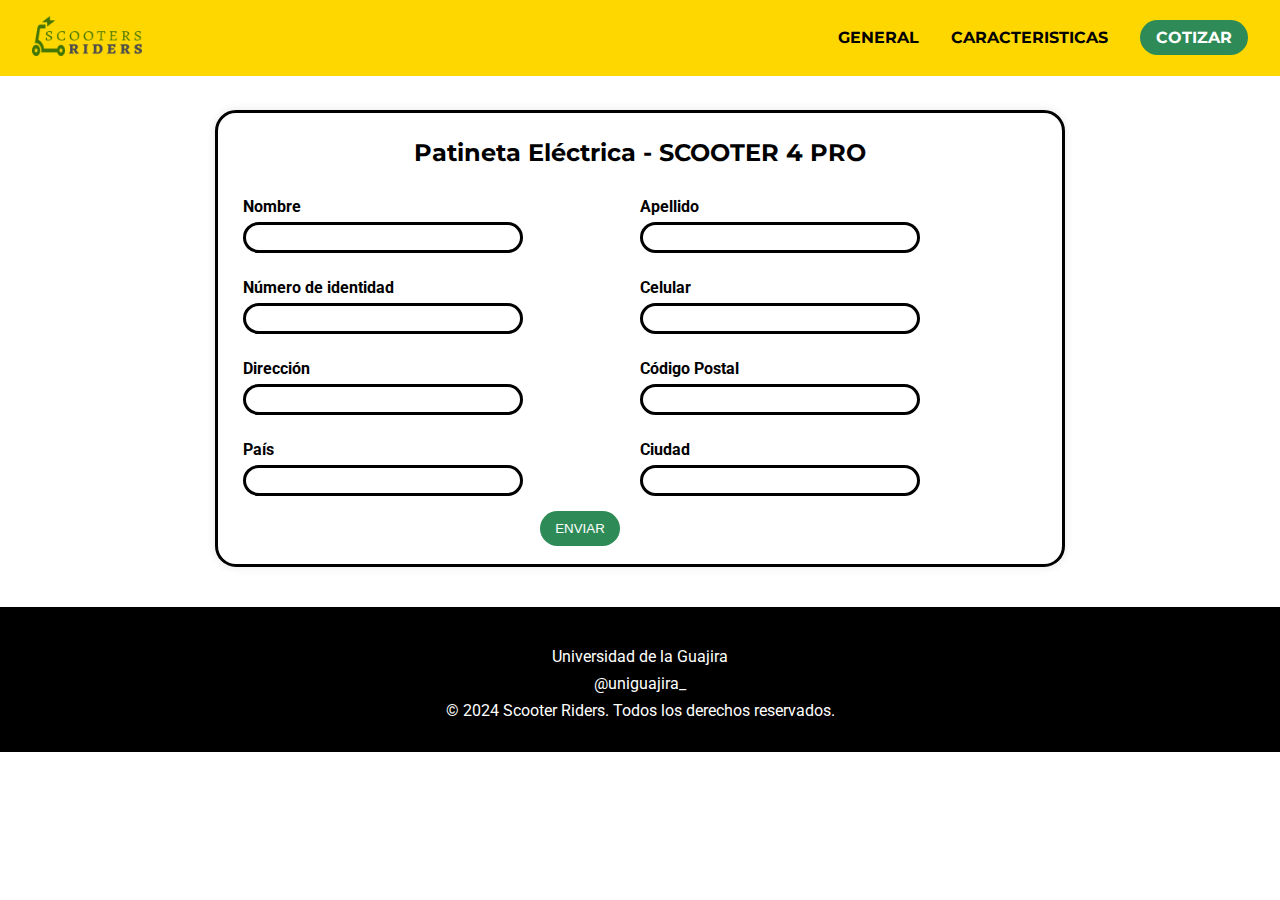
<file: index.html>
<!DOCTYPE html>
<html lang="es">
<head>
    <link rel="preconnect" href="https://fonts.googleapis.com">
    <link rel="preconnect" href="https://fonts.gstatic.com" crossorigin>
    <link href="https://fonts.googleapis.com/css2?family=Montserrat:ital,wght@0,100..900;1,100..900&family=Oswald:wght@200..700&family=Roboto:ital,wght@0,100;0,300;0,400;0,500;0,700;0,900;1,100;1,300;1,400;1,500;1,700;1,900&display=swap" rel="stylesheet">
    <meta charset="UTF-8">
    <meta name="viewport" content="width=device-width, initial-scale=1.0">
    <title>ELECTRIC SCOOTER 4 PRO</title>
    <link rel="stylesheet" href="styles.css">
    <link rel="shortcut icon" href="Fotos patineta/logo.png">
</head>
<body>
    <!-- Aquí puedes incluir tu header y otras secciones -->
    <header>
        <div class="logo">
            <img src="Fotos patineta/logo.png" alt="Scooters Riders Logo">
        </div>
        <nav>
            <ul>
                <li><a href="Home.html">GENERAL</a></li>
                <li><a href="Especifico.html">CARACTERISTICAS</a></li>
                <li><a href="index.html"  class="btn-cotizar">COTIZAR</a></li>
            </ul>
        </nav>
    </header>

    <!-- Sección de Registro de Pago -->
    <div id="registro-pago" class="ventana">
        <h2>Patineta Eléctrica - SCOOTER 4 PRO</h2>
    <div>
        <form id="formulario-pago">
            <p>
            <label for="nombre">Nombre</label>
            <input type="text" id="nombre" name="nombre" required>
            </p>

            <p>
            <label for="apellido">Apellido</label>
            <input type="text" id="apellido" name="apellido" required>
            </p>

            <p>
            <label for="identidad">Número de identidad</label>
            <input type="text" id="identidad" name="identidad" required>
            </p>

            <p>
            <label for="celular">Celular</label>
            <input type="text" id="celular" name="celular" required>
            </p>

            <p>
            <label for="direccion">Dirección</label>
            <input type="text" id="direccion" name="direccion" required>
            </p>

            <p>
            <label for="postal">Código Postal</label>
            <input type="text" id="postal" name="postal" required>
            </p>

            <p>
            <label for="pais">País</label>
            <input type="text" id="pais" name="pais" required>
            </p>

            <p>
            <label for="ciudad">Ciudad</label>
            <input type="text" id="ciudad" name="ciudad" required>
            </p>

            <p class="block">
                <button type="button" onclick="confirmarPago()">ENVIAR</button>
            </p>
        </form>
    </div>
    </div>

    <!-- Sección de Confirmación de Envío -->
    <div id="confirmacion-envio" class="ventana_index" style="display: none;">
        <h2>¡Envío confirmado!</h2>
        <p><strong>Nombre:</strong> <span id="conf-nombre"></span></p>
        <p><strong>Apellido:</strong> <span id="conf-apellido"></span></p>
        <p><strong>Número de identidad:</strong> <span id="conf-identidad"></span></p>
        <p><strong>Celular:</strong> <span id="conf-celular"></span></p>
        <p><strong>Dirección:</strong> <span id="conf-direccion"></span></p>
        <p><strong>Código Postal:</strong> <span id="conf-postal"></span></p>
        <p><strong>País:</strong> <span id="conf-pais"></span></p>
        <p><strong>Ciudad:</strong> <span id="conf-ciudad"></span></p>
        <br>
        <br>
        <br>
        <a href="./Home.html"  class="ventana-button-back">Regresar</a>
    </div>

    <script src="script.js"></script>

    <!-- Pie de página -->
    <footer>
        <div class="social-media">
            <a href="https://www.uniguajira.edu.co">Universidad de la Guajira</a>
            <a href="https://www.uniguajira.edu.co">@uniguajira_</a>
        </div>
        <p>© 2024 Scooter Riders. Todos los derechos reservados.</p>
    </footer>
</body>
</html>
</file>
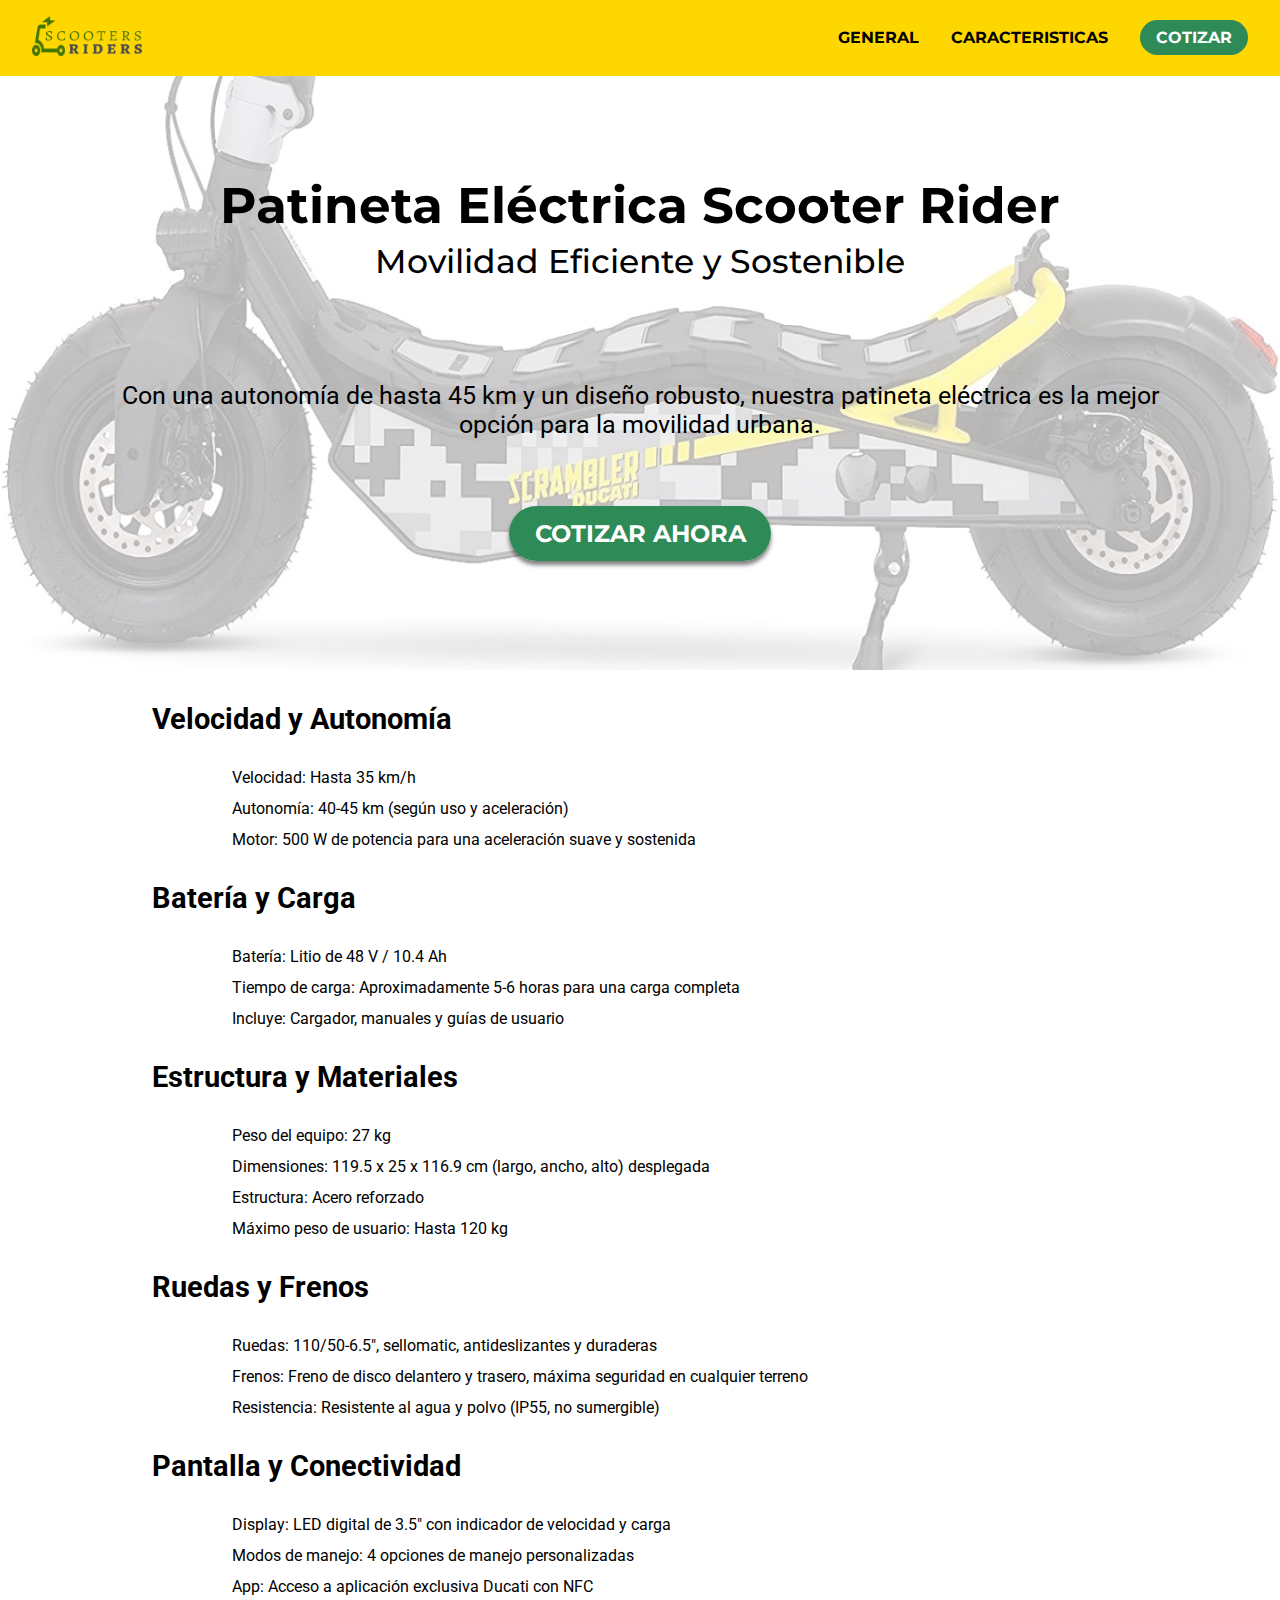
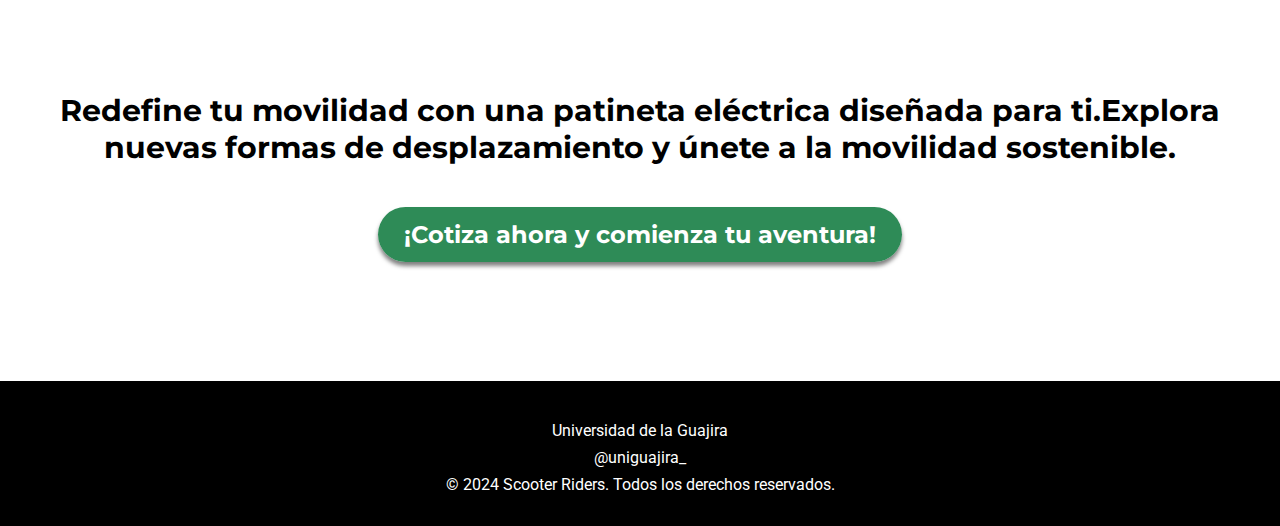
<file: Especifico.html>
<!DOCTYPE html>
<html lang="es">
<head>
    <link rel="preconnect" href="https://fonts.googleapis.com">
    <link rel="preconnect" href="https://fonts.gstatic.com" crossorigin>
    <link href="https://fonts.googleapis.com/css2?family=Montserrat:ital,wght@0,100..900;1,100..900&family=Oswald:wght@200..700&family=Roboto:ital,wght@0,100;0,300;0,400;0,500;0,700;0,900;1,100;1,300;1,400;1,500;1,700;1,900&display=swap" rel="stylesheet">
    <meta charset="UTF-8">
    <meta name="viewport" content="width=device-width, initial-scale=1.0">
    <title>Patineta Eléctrica Scooter Rider</title>
    <link rel="stylesheet" href="Especifico.css">
    <link rel="shortcut icon" href="Fotos patineta/logo.png">
    <!-- Google Fonts -->
    <link href="https://fonts.googleapis.com/css2?family=Montserrat:ital,wght@0,100..900;1,100..900&family=Oswald:wght@200..700&family=Roboto:ital,wght@0,100;0,300;0,400;0,500;0,700;0,900;1,100;1,300;1,400;1,500;1,700;1,900&display=swap" rel="stylesheet">
</head>
<body>
    <!-- Header -->
    <header>
        <div class="logo">
            <img src="Fotos patineta\logo.png" alt="Scooters Riders Logo">
        </div>
        <nav>
            <ul>
                <li><a href="Home.html">GENERAL</a></li>
                <li><a href="Especifico.html">CARACTERISTICAS</a></li>
                <li><a href="index.html"  class="btn-cotizar-header">COTIZAR</a></li>
            </ul>
        </nav>
    </header>

    <!-- Hero Section -->
    <section class="hero">
        <br>
        <br>
        <br>
        <h1>Patineta Eléctrica Scooter Rider</h1>
        <h2>Movilidad Eficiente y Sostenible</h2>
        <p>Con una autonomía de hasta 45 km y un diseño robusto, nuestra patineta eléctrica es la
             mejor opción para la movilidad urbana.</p>
        <a href="index.html"  class="btn-cotizar">COTIZAR AHORA<a>
    </section>

    <!-- Especificaciones -->
    <section class="specifications">
        <h2>Velocidad y Autonomía</h2>
        <ul>
            <li>Velocidad: Hasta 35 km/h</li>
            <li>Autonomía: 40-45 km (según uso y aceleración)</li>
            <li>Motor: 500 W de potencia para una aceleración suave y sostenida</li>
        </ul>

        <h2>Batería y Carga</h2>
        <ul>
            <li>Batería: Litio de 48 V / 10.4 Ah</li>
            <li>Tiempo de carga: Aproximadamente 5-6 horas para una carga completa</li>
            <li>Incluye: Cargador, manuales y guías de usuario</li>
        </ul>

        <h2>Estructura y Materiales</h2>
        <ul>
            <li>Peso del equipo: 27 kg</li>
            <li>Dimensiones: 119.5 x 25 x 116.9 cm (largo, ancho, alto) desplegada</li>
            <li>Estructura: Acero reforzado</li>
            <li>Máximo peso de usuario: Hasta 120 kg</li>
        </ul>

        <h2>Ruedas y Frenos</h2>
        <ul>
            <li>Ruedas: 110/50-6.5", sellomatic, antideslizantes y duraderas</li>
            <li>Frenos: Freno de disco delantero y trasero, máxima seguridad en cualquier terreno</li>
            <li>Resistencia: Resistente al agua y polvo (IP55, no sumergible)</li>
        </ul>

        <h2>Pantalla y Conectividad</h2>
        <ul>
            <li>Display: LED digital de 3.5" con indicador de velocidad y carga</li>
            <li>Modos de manejo: 4 opciones de manejo personalizadas</li>
            <li>App: Acceso a aplicación exclusiva Ducati con NFC</li>
        </ul>
    </section>

    <!-- Lema Final -->
    <section class="final-cta">
        <h3>Redefine tu movilidad con una patineta eléctrica diseñada para ti.Explora 
            nuevas formas de desplazamiento y únete a la movilidad sostenible.</h3>
        <br>
        <br>
        <a href="index.html"  class="btn-cotizar">¡Cotiza ahora y comienza tu aventura!</a>
    </section>

    <!-- Footer -->
    <footer>
        <div class="social-media">
            <a href="https://www.uniguajira.edu.co">Universidad de la Guajira</a>
            <a href="https://www.uniguajira.edu.co">@uniguajira_</a>
        </div>
        <p>© 2024 Scooter Riders. Todos los derechos reservados.</p>
    </footer>
</body>
</html>
</file>
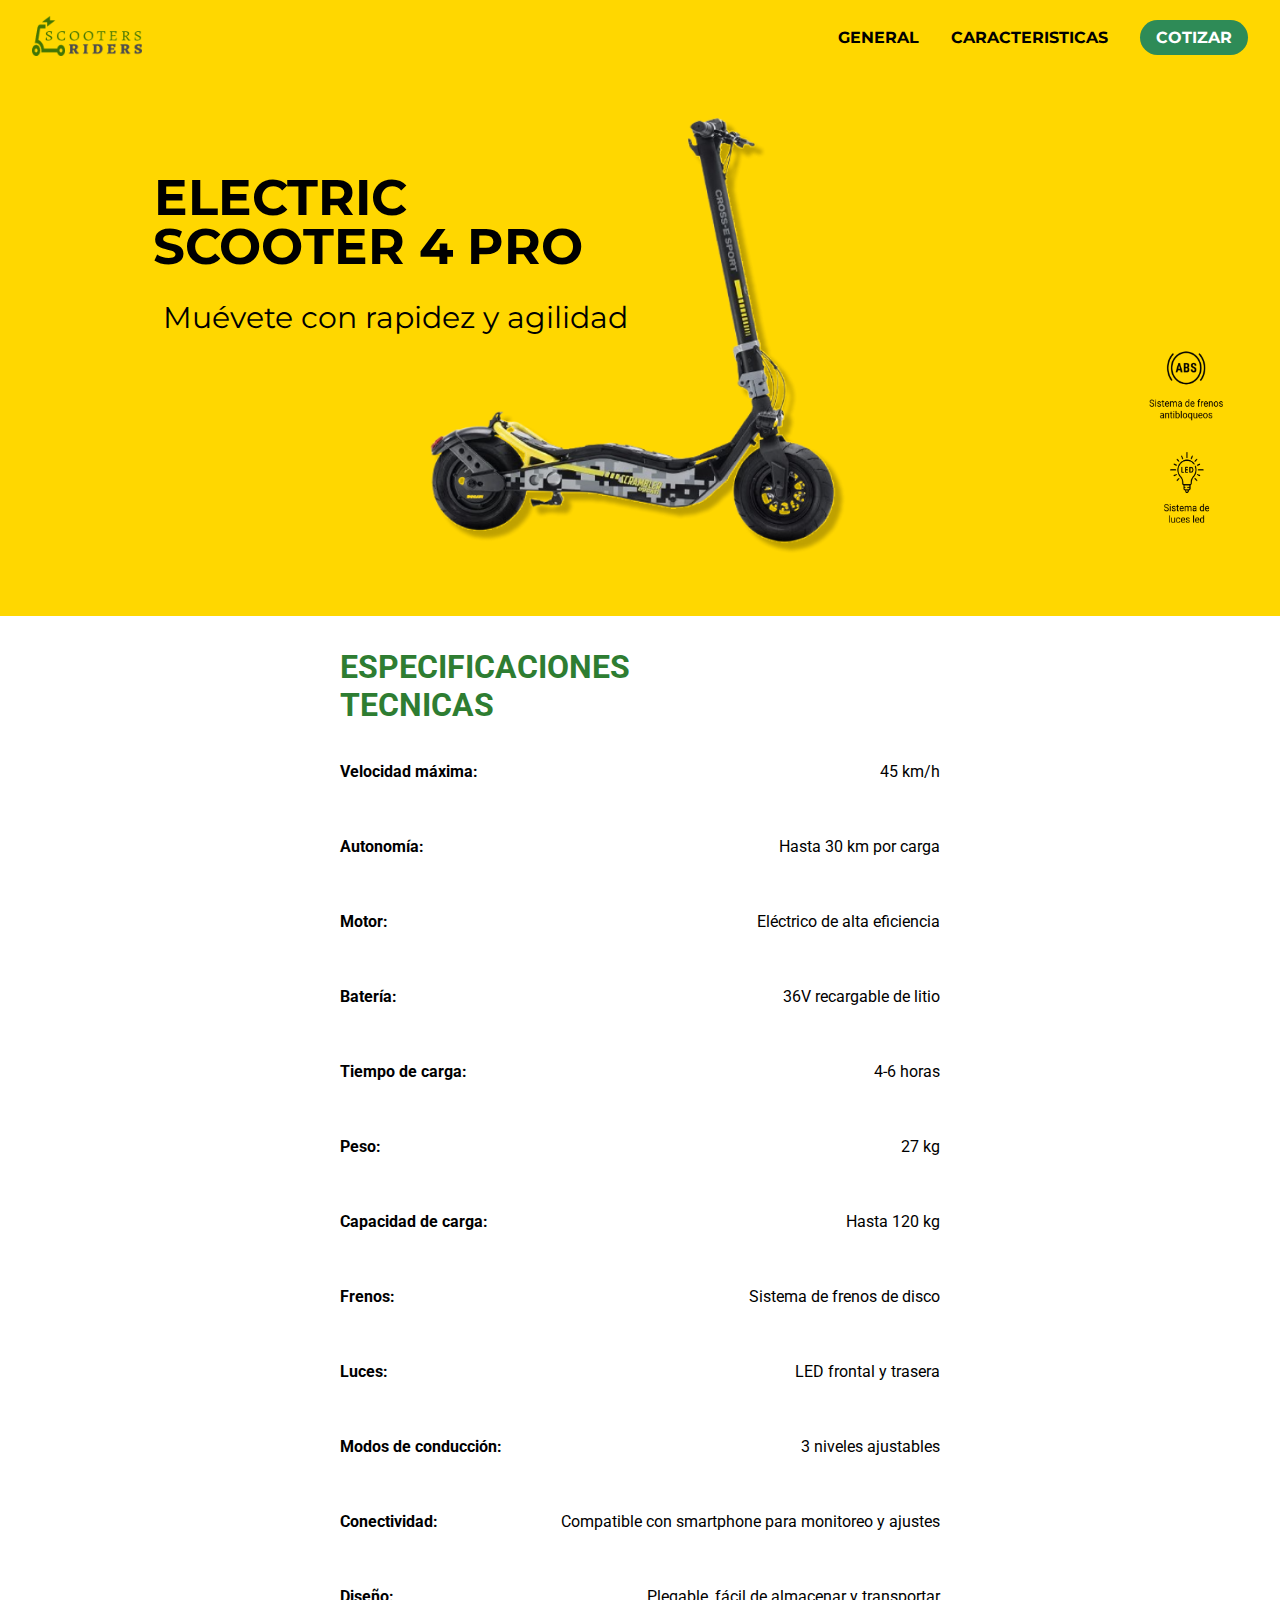
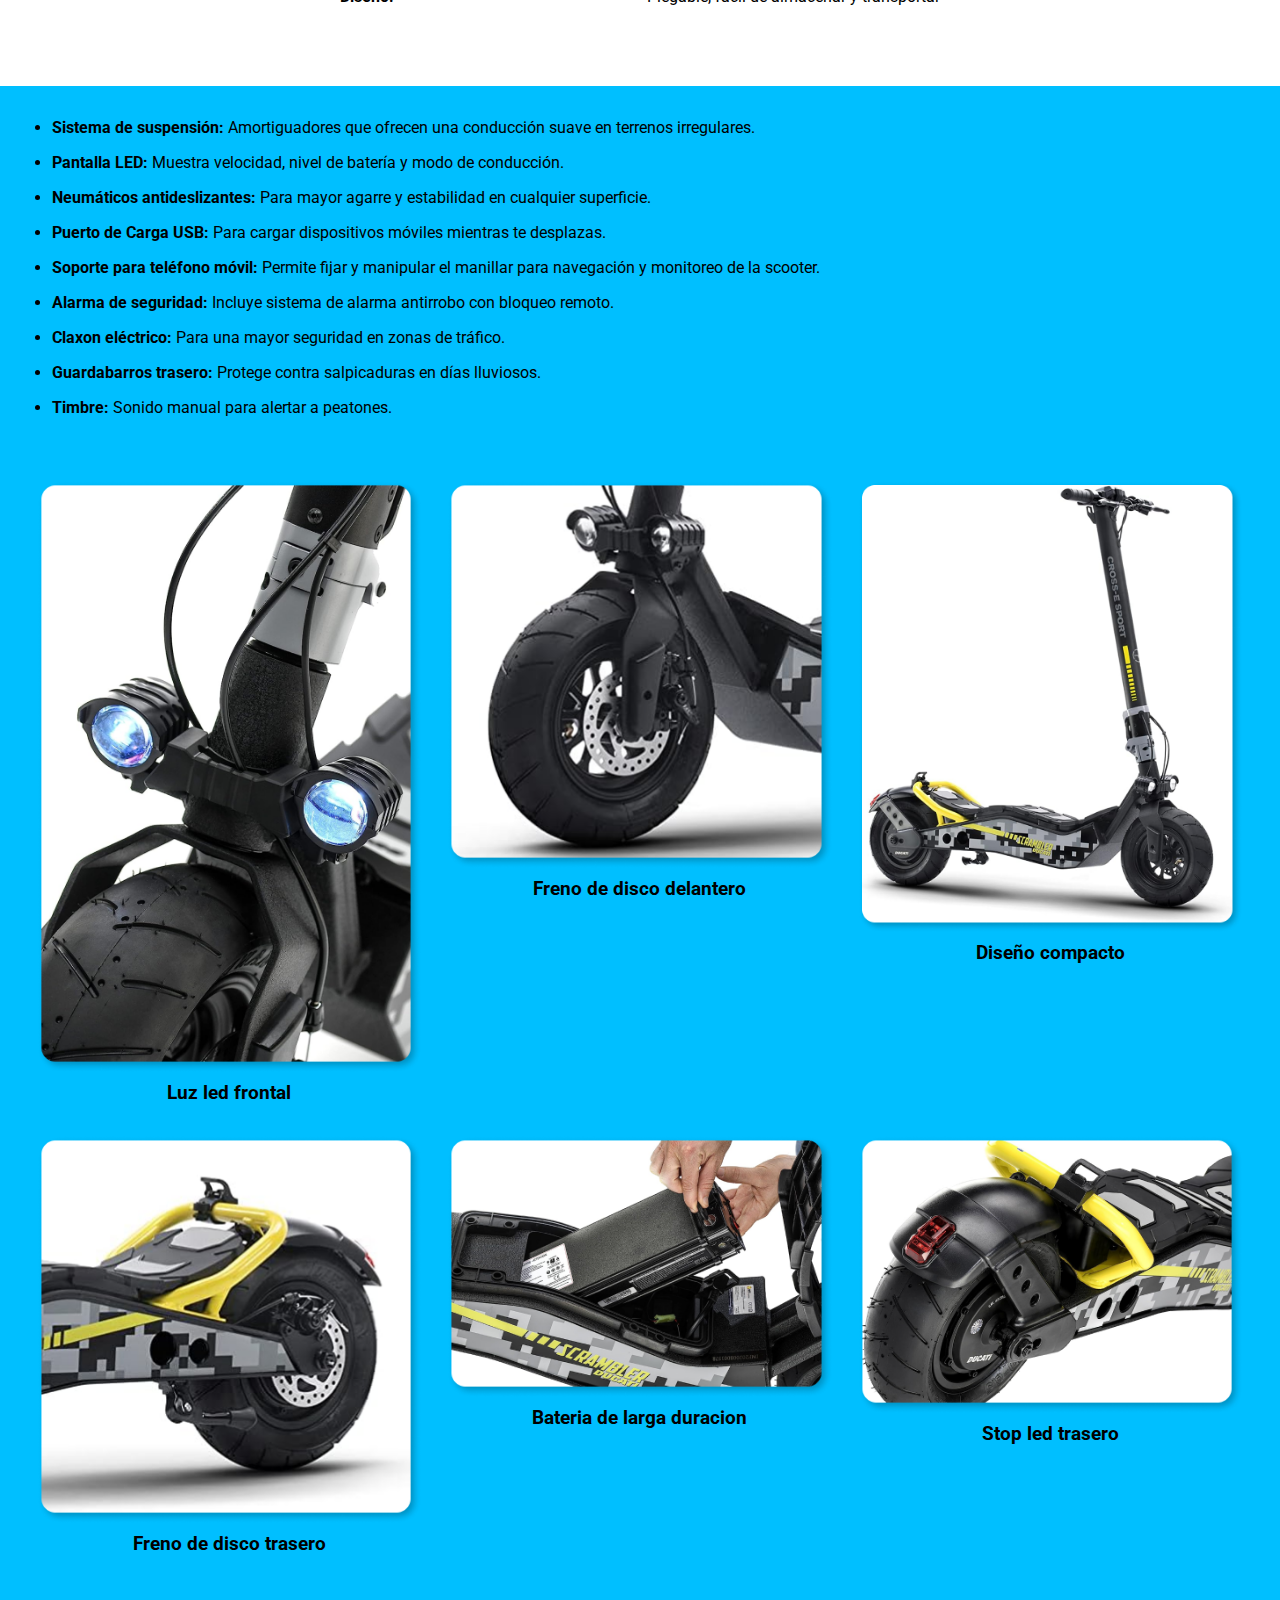
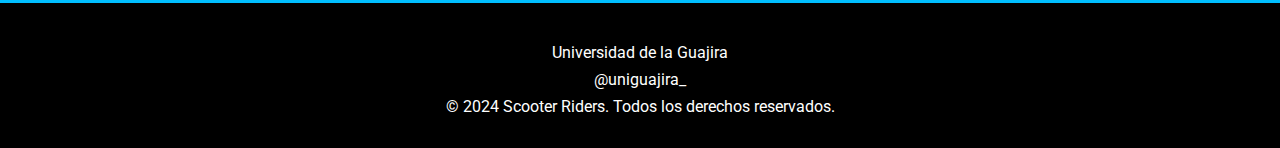
<file: Home.html>
<!DOCTYPE html>
<html lang="es">
<head>
    <link rel="preconnect" href="https://fonts.googleapis.com">
    <link rel="preconnect" href="https://fonts.gstatic.com" crossorigin>
    <link href="https://fonts.googleapis.com/css2?family=Montserrat:ital,wght@0,100..900;1,100..900&family=Oswald:wght@200..700&family=Roboto:ital,wght@0,100;0,300;0,400;0,500;0,700;0,900;1,100;1,300;1,400;1,500;1,700;1,900&display=swap" rel="stylesheet">
    <meta charset="UTF-8">
    <meta name="viewport" content="width=device-width, initial-scale=1.0">
    <title>ELECTRIC SCOOTER 4 PRO</title>
    <link rel="stylesheet" href="Home.css">
    <link rel="shortcut icon" href="Fotos patineta/logo.png">
</head>
<body>
    <!-- Encabezado -->
    <header>
        <div class="logo">
            <img src="Fotos patineta/logo.png" alt="Scooters Riders Logo">
        </div>
        <nav>
            <ul>
                <li><a href="Home.html">GENERAL</a></li>
                <li><a href="Especifico.html">CARACTERISTICAS</a></li>
                <li><a href="index.html" class="btn-cotizar">COTIZAR</a></li>
            </ul>
        </nav>
    </header>

    <!-- Sección principal -->
    <section class="hero">
        <div class="hero-text">
            <h1>ELECTRIC</h1>  
            <h2>SCOOTER 4 PRO</h2>
            <p>Muévete con rapidez y agilidad</p>
        </div>
        <div class="hero-image">
            <!-- Espacio para la imagen del scooter -->
            <img src="Fotos patineta/61eV0UIVrYL._AC_SL1500_-removebg-preview 1.png" alt="Scooter 4 Pro">
        </div>
        <div class="freno-image">
            <img  src="Fotos patineta/frenosYLuz.png" alt="Frenos Abs">      
        </div>
    </section>

    <!-- Especificaciones técnicas -->
    <section class="specifications">
        <h2>ESPECIFICACIONES <br> TECNICAS</h2>
        <div class="spec-item">
            <span class="spec-label">Velocidad máxima:</span>
            <span class="spec-value">45 km/h</span>
        </div>
        <div class="spec-item">
            <span class="spec-label">Autonomía:</span>
            <span class="spec-value">Hasta 30 km por carga</span>
        </div>
        <div class="spec-item">
            <span class="spec-label">Motor:</span>
            <span class="spec-value">Eléctrico de alta eficiencia</span>
        </div>
        <div class="spec-item">
            <span class="spec-label">Batería:</span>
            <span class="spec-value">36V recargable de litio</span>
        </div>
        <div class="spec-item">
            <span class="spec-label">Tiempo de carga:</span>
            <span class="spec-value">4-6 horas</span>
        </div>
        <div class="spec-item">
            <span class="spec-label">Peso:</span>
            <span class="spec-value">27 kg</span>
        </div>
        <div class="spec-item">
            <span class="spec-label">Capacidad de carga:</span>
            <span class="spec-value">Hasta 120 kg</span>
        </div>
        <div class="spec-item">
            <span class="spec-label">Frenos:</span>
            <span class="spec-value">Sistema de frenos de disco</span>
        </div>
        <div class="spec-item">
            <span class="spec-label">Luces:</span>
            <span class="spec-value">LED frontal y trasera</span>
        </div>
        <div class="spec-item">
            <span class="spec-label">Modos de conducción:</span>
            <span class="spec-value">3 niveles ajustables</span>
        </div>
        <div class="spec-item">
            <span class="spec-label">Conectividad:</span>
            <span class="spec-value">Compatible con smartphone para monitoreo y ajustes</span>
        </div>
        <div class="spec-item">
            <span class="spec-label">Diseño:</span>
            <span class="spec-value">Plegable, fácil de almacenar y transportar</span>
        </div>
    </section>    

    <!-- Características adicionales -->
    <section class="features">
        <div class="features-text">
            
            <ul>
                <li><span class="bold-text">Sistema de suspensión:</span> Amortiguadores que ofrecen una conducción suave en terrenos irregulares.</li>
                <li><span class="bold-text">Pantalla LED:</span> Muestra velocidad, nivel de batería y modo de conducción. </li>
                <li><span class="bold-text">Neumáticos antideslizantes:</span> Para mayor agarre y estabilidad en cualquier superficie.</li>
                <li><span class="bold-text">Puerto de Carga USB:</span> Para cargar dispositivos móviles mientras te desplazas.</li>
                <li><span class="bold-text">Soporte para teléfono móvil:</span> Permite fijar y manipular el manillar para navegación y monitoreo de la scooter.</li>
                <li><span class="bold-text">Alarma de seguridad:</span> Incluye sistema de alarma antirrobo con bloqueo remoto.</li>
                <li><span class="bold-text">Claxon eléctrico:</span> Para una mayor seguridad en zonas de tráfico.</li>
                <li><span class="bold-text">Guardabarros trasero:</span> Protege contra salpicaduras en días lluviosos.</li>
                <li><span class="bold-text">Timbre:</span> Sonido manual para alertar a peatones.</li> 
                <!-- Agrega más elementos según sea necesario -->
            </ul>
        </div>
        <div class="features-images">
            <!-- Espacios para las imágenes de características adicionales -->
            <div class="feature-item">
                <img src="Fotos patineta/71P3aDhLsL._AC_SL1500_.png" alt="Característica 1">
                <p>Luz led frontal</p>
            </div>
            <div class="feature-item">
                <img src="Fotos patineta/61v2i3yOsrL._AC_SL1500_.png" alt="Característica 2">
                <p>Freno de disco delantero</p>
            </div>
            <div class="feature-item">
                <img src="Fotos patineta/61unu9jLrnL._AC_SL1500_.png" alt="Característica 3">
                <p>Diseño compacto</p>
            </div>
            <div class="feature-item">
                <img src="Fotos patineta/61v2i3yOsrL._AC_SL1500_ (1).png" alt="Característica 4">
                <p>Freno de disco trasero</p>
            </div>
            <div class="feature-item">
                <img src="Fotos patineta/91kNespE4FL._AC_SL1500_.png" alt="Característica 5">
                <p>Bateria de larga duracion</p>
            </div>
            <div class="feature-item">
                <img src="Fotos patineta/810mMLOVPL._AC_SL1500_.png" alt="característica 6">
                <p>Stop led trasero</p>
            </div>
        </div>
    </section>

    <!-- Pie de página -->
    <footer>
        <div class="social-media">
            <a href="https://www.uniguajira.edu.co">Universidad de la Guajira</a>
            <a href="https://www.uniguajira.edu.co">@uniguajira_</a>
        </div>
        <p>© 2024 Scooter Riders. Todos los derechos reservados.</p>
    </footer>

    <!-- Scripts -->
    <script src="script.js"></script>
</body>
</html>
</file>
<file: styles.css>
/* Reset básico */
* {
    margin: 0;
    padding: 0;
    box-sizing: border-box;
}

/* Estilos generales */
body {
    font-family: Roboto, Montserrat;
    padding-top: 70px;
}

/* Encabezado */
header {
    display: flex;
    justify-content: space-between;
    align-items: center;
    padding: 1rem 2rem;
    background-color: #FFD700;
    font-family: Montserrat;
    font-size: 16px;
    position: fixed;
    top: 0;
    left: 0;
    right: 0;
    z-index: 1000;
}


.logo img {
    width: 110px;
}

nav ul {
    display: flex;
    list-style: none;
}

nav ul li {
    margin-left: 2rem;
}

nav ul li a {
    text-decoration: none;
    color: #000;
    font-weight: bold;
}

.btn-cotizar {
    background-color: #2E8B57;
    color: #fff;
    padding: 0.5rem 1rem;
    border-radius: 20px;
}

/* Pie de página */
footer {
    background-color: #000;
    color: #fff;
    text-align: center;
    padding: 2rem;
}

footer .social-media a {
    margin: 0.5rem 0;
    color: #fff;
    display: block;
    text-decoration: none;
}

/* Estilo para el formulario de pago */
.ventana { 


    max-width: 850px;
    margin: 40px auto;
    padding: 25px;
    background-color: #fff;
    box-shadow: 0 0 10px rgba(0, 0, 0, 0.1);
    border-radius: 21px;
    border:3px solid black;
    height: 457px; 
}


.ventana_index{
    max-width: 850px;
    margin: 40px auto;
    margin-bottom: 100px;
    padding: 25px;
    background-color: #fff;
    box-shadow: 0 0 10px rgba(0, 0, 0, 0.1);
    border-radius: 21px;
    border:3px solid black;
    height: 457px; 
    display: flex;
    align-items: flex-start;
}


.ventana form p{
    margin: 0;
}

.ventana form {
    display: grid;
    grid-template-columns: 1fr 1fr;
}

.ventana form .block {
    grid-column: 1 / 3;
    margin: 0 auto;
    width: 200px;
}


.ventana h2 {
    font-size: 24px;
    color: #000000;
    text-align: center;
    margin-bottom: 20px;
    font-family: montserrat;
}

.ventana label {
    display: block;
    font-weight: bold;
    margin-top: 10px;
    color: #000000;
    width: 280px;
    height: 20px;
}

.ventana input {
    width: 280px;
    padding: 3px;
    margin-top: 5px;
    margin-bottom: 15px;
    border: 3px solid #000000;
    border-radius: 21px;
    box-sizing: border-box;
    font-family: roboto, montserrat;
    font-weight: bolder;
    font-size: 16px;
}

.ventana button {
    display: center;
    width: 40%;
    padding: 10px;
    background-color: #2E8B57;
    color: white;
    border: none;
    border-radius: 21px;
    font-size: bold;
    cursor: pointer;
}

.ventana-button-back  {
    display: center;
    width: 60%;
    padding: 10px;
    background-color: #2E8B57;
    color: white;
    border: none;
    border-radius: 21px;
    cursor: pointer;
    text-decoration: none;
}

.ventana button:hover {
    background-color: #2E8B57;
}

#confirmacion-envio {
    text-align: center;
}

#confirmacion-envio p {
    margin: 10px 0;
}
</file>
<file: Especifico.css>
/* General Reset */
* {
    margin: 0;
    padding: 0;
    box-sizing: border-box;
}

/* Estilos generales */
body {
    font-family: 'Roboto', 'Montserrat', sans-serif;
    padding-top: 70px;
}

/* Encabezado */
header {
    display: flex;
    justify-content: space-between;
    align-items: center;
    padding: 1rem 2rem;
    background-color: #FFD700;
    font-family: Montserrat;
    font-size: 16px;
    position: fixed;
    top: 0;
    left: 0;
    right: 0;
    z-index: 1000;
}

.logo img {
    width: 110px;
}

nav ul {
    display: flex;
    list-style: none;
}

nav ul li {
    margin-left: 2rem;
}

nav ul li a {
    text-decoration: none;
    color: #000;
    font-weight: bold;
}

/* Botón de cotizar del encabezado */ 
.btn-cotizar-header{
    background-color: #2E8B57;
    color: #fff;
    padding: 0.5rem 1rem;
    border-radius: 40px;
    font-family: 'Montserrat', sans-serif;
    font-weight: bold;
    font-size: 1rem;
}

.btn-cotizar {
    background-color: #2E8B57;
    color: #fff;
    padding: 0.8rem 1.6rem;
    border-radius: 40px;
    font-family: montserrat;
    font-weight: bold;
    font-size: 1.5rem;
    text-decoration: none;
    box-shadow: 0px 4px 4px 0px rgba(0,0,0,0.5);
}


/* Hero Section */
.hero {
    background: url('./Fotos patineta/DucatiScramblerCross-EYellowElectricScooter-02.png') no-repeat center center/cover;
    text-align: center;
    color: black;
    padding: 3rem 1rem;
    height: 600px;
    width: 100%;
}

.hero h1 {
    font-size: 50px;
    margin-bottom: 5px;
    font-family: montserrat;
}

.hero h2 {
    font-size: 33px;
    color: black;
    margin-bottom: 100px;
    font-family: montserrat;
    font-weight: 500;
}

.hero p {
    font-size: 25px;
    margin-bottom: 60px;
    font-family: roboto;
    font-weight: 17px;
    margin: 80px;
}



/* Specifications Section */
.specifications {
    padding: 2rem;
    background: #fff;
}

.specifications h2 {
    color: #000000;
    font-size: 1.8rem;
    margin-bottom: 2rem;
    margin-left: 120px;
}

.specifications ul {
    list-style-type: none;
    margin-bottom: 2rem;
    margin-left: 200px;
}

.specifications ul li {
    margin-bottom: 0.75rem;
}

/* Final CTA Section */
.final-cta {
    text-align: center;
    padding: 2rem;
    background: #ffffff;
    color: #000000;
}

.final-cta h3 {
    font-size: 30px;
    margin-bottom: 1rem;
    font-family: montserrat;
    font-weight: bolder;
}

.final-cta p {
    font-size: 1.5rem;
    margin-bottom: 1.5rem;
}

/* Footer */
footer {
    margin-top: 100px;
    background-color: #000;
    color: #fff;
    text-align: center;
    padding: 2rem;
}

footer .social-media a {
    margin: 0.5rem 0;
    color: #fff;
    display: block;
    text-decoration: none;
}
</file>
<file: Home.css>
/* Reset básico */
* {
    margin: 0;
    padding: 0;
    box-sizing: border-box;
}

/* Estilos generales */
body {
    font-family: 'Roboto', 'Montserrat', sans-serif;
    padding-top: 70px;
}

/* Encabezado */
header {
    display: flex;
    justify-content: space-between;
    align-items: center;
    padding: 1rem 2rem;
    background-color: #FFD700;
    font-family: Montserrat;
    font-size: 16px;
    position: fixed;
    top: 0;
    left: 0;
    right: 0;
    z-index: 1000;
}

.logo img {
    width: 110px;
}

nav ul {
    display: flex;
    list-style: none;
}

nav ul li {
    margin-left: 2rem;
}

nav ul li a {
    text-decoration: none;
    color: #000;
    font-weight: bold;
}

.btn-cotizar {
    background-color: #2E8B57;
    color: #fff;
    padding: 0.5rem 1rem;
    border-radius: 20px;
}

/* Sección principal */
.hero {
    display: flex;
    justify-content: center;
    align-items: center;
    padding: 3rem 0;
    background-color: #FFD700;
    color: #000;
    position: relative;
}

.hero-text h1 {
    font-size: 50px;
    font-weight: bolder;
    font-family: montserrat;
    text-justify: distribute;
    position: absolute;
    top: 20%;
    left: 15%;
    transform: translate(-15%,-20%);
    text-align: left;
}

.hero-text h2 {
    font-size: 50px;
    font-weight: bolder;
    font-family: montserrat;
    text-justify: distribute;
    position: absolute;
    top: 30%;
    left: 18%;
    transform: translate(-18%,-30%);
    text-align: left;
}

.hero-text p {
    font-size: 30px;
    font-family: montserrat;
    position: absolute;
    top: 45%;
    left: 20%;
    transform: translate(-20%,-45%);
    text-align: left;
}

.hero-image img {
    width: 450px;
    height: 450px;
    flex: 1;
    display: flex;
    justify-content: center;
}

.freno-image img{
    position: absolute;
    width: 100px;
    height: 200px;
    left: 89%;
    top: 50%;
    flex: 1;
    display: flex;
    align-content: end;
}

/* Especificaciones técnicas */
.specifications {
    display: flex;
    flex-direction: column;
    align-items: center; /* Centra la sección en el contenedor */
    padding: 2rem;
}

.specifications h2 {
    font-size: 2rem;
    color: #2E7D32; /* Color verde para el título */
    margin-bottom: 1rem;
    text-align: left;
    width: 100%;
    max-width: 600px;
    margin-bottom: 30px;
}

.spec-item {
    display: grid;
    grid-template-columns: 200px auto; /* Define el ancho de la primera columna */
    gap: 1rem;
    padding: 0.5rem 0;
    margin-bottom: 40px;
    width: 100%; /* Ocupa todo el ancho disponible */
    max-width: 600px; /* Limita el ancho máximo de cada fila para mantenerlo centrado */
}

.spec-label {
    text-align: left; /* Alinea la etiqueta a la izquierda */
    font-weight: bold;
}

.spec-value {
    text-align: right; /* Alinea el valor a la izquierda */
}

/* Características adicionales */
.features {
    display: flex;
    flex-direction: column;
    padding: 2rem;
    background-color: #00bfff;
}

.features-text {
    width: 100%;
    text-align: left;
    margin-bottom: 3rem;
}

.features-text ul {
    list-style-type: disc; /* Lista con puntos a la izquierda */
    padding-left: 20px; /* Espaciado para alinear puntos */
}

.features-text li {
    margin-bottom: 1rem; /* Ajusta el margen inferior */
    font-size: 1rem;
    color: #000000;
}

.bold-text {
    font-weight: bold;
}

.features-images {
    display: flex;
    flex-wrap: wrap; /* Permite que las imágenes se acomoden en varias filas */
    gap: 1rem;
    justify-content: space-around;
}

.feature-item {
    display: flex;
    flex-direction: column;
    align-items: center;
    text-align: center;
    width: calc(33% - 1rem); /* Ajusta el ancho de cada columna */
    margin-bottom: 1rem;
    font-weight: bold;
    font-size: 1.2rem;
}

.feature-item img {
    width: 100%;
    height: auto;
    border-radius: 8px;
}

.feature-item p {
    margin-top: 0.5rem;
}

/* Pie de página */
footer {
    background-color: #000;
    color: #fff;
    text-align: center;
    padding: 2rem;
}

footer .social-media a {
    margin: 0.5rem 0;
    color: #fff;
    display: block;
    text-decoration: none;
}

/* Media para adaptabilidad */
@media (max-width: 1200px) {
    .hero-text h1 {
        font-size: 2.5rem;
    }
    .hero-image img {
        width: 250px;
    }
}

@media (max-width: 992px) {
    .hero {
        flex-direction: column;
        text-align: center;
    }
    .hero-text h1 {
        font-size: 2.2rem;
    }
    .hero-image img {
        width: 200px;
    }
    nav ul {
        flex-direction: column;
    }
    nav ul li {
        margin-left: 0;
        margin-top: 1rem;
    }
}

@media (max-width: 768px) {
    .hero-text h1 {
        font-size: 2rem;
    }
    .hero-image img {
        width: 180px;
    }
    .specifications {
        padding: 1rem;
    }
    .features-images img {
        width: 120px;
    }
}

@media (max-width: 576px) {
    header {
        flex-direction: column;
        text-align: center;
    }
    .hero-text h1 {
        font-size: 1.8rem;
    }
    .hero-text p {
        font-size: 1rem;
    }
    .hero-image img {
        width: 150px;
    }
    .features {
        padding: 1rem;
    }
    .features-images img {
        width: 100px;
    }
    .feature-item {
        width: 100%;
    }
}
</file>
